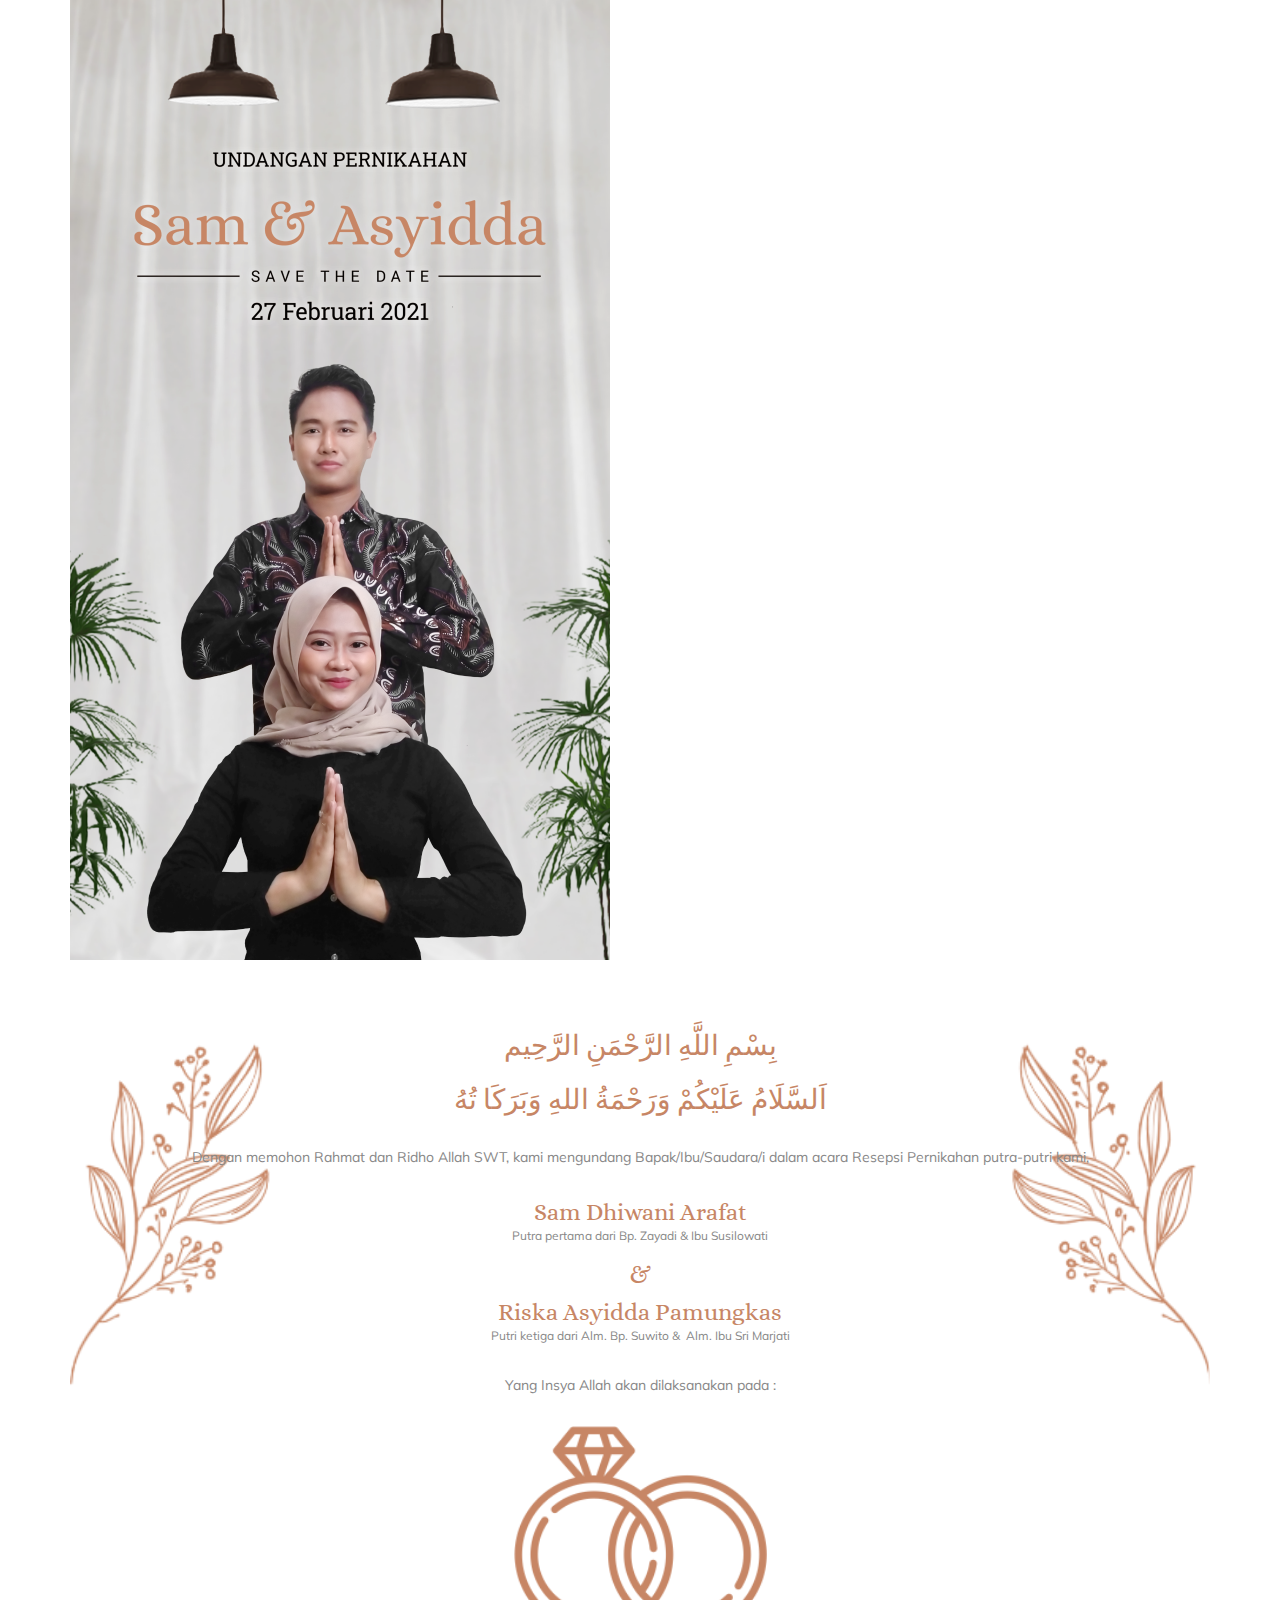
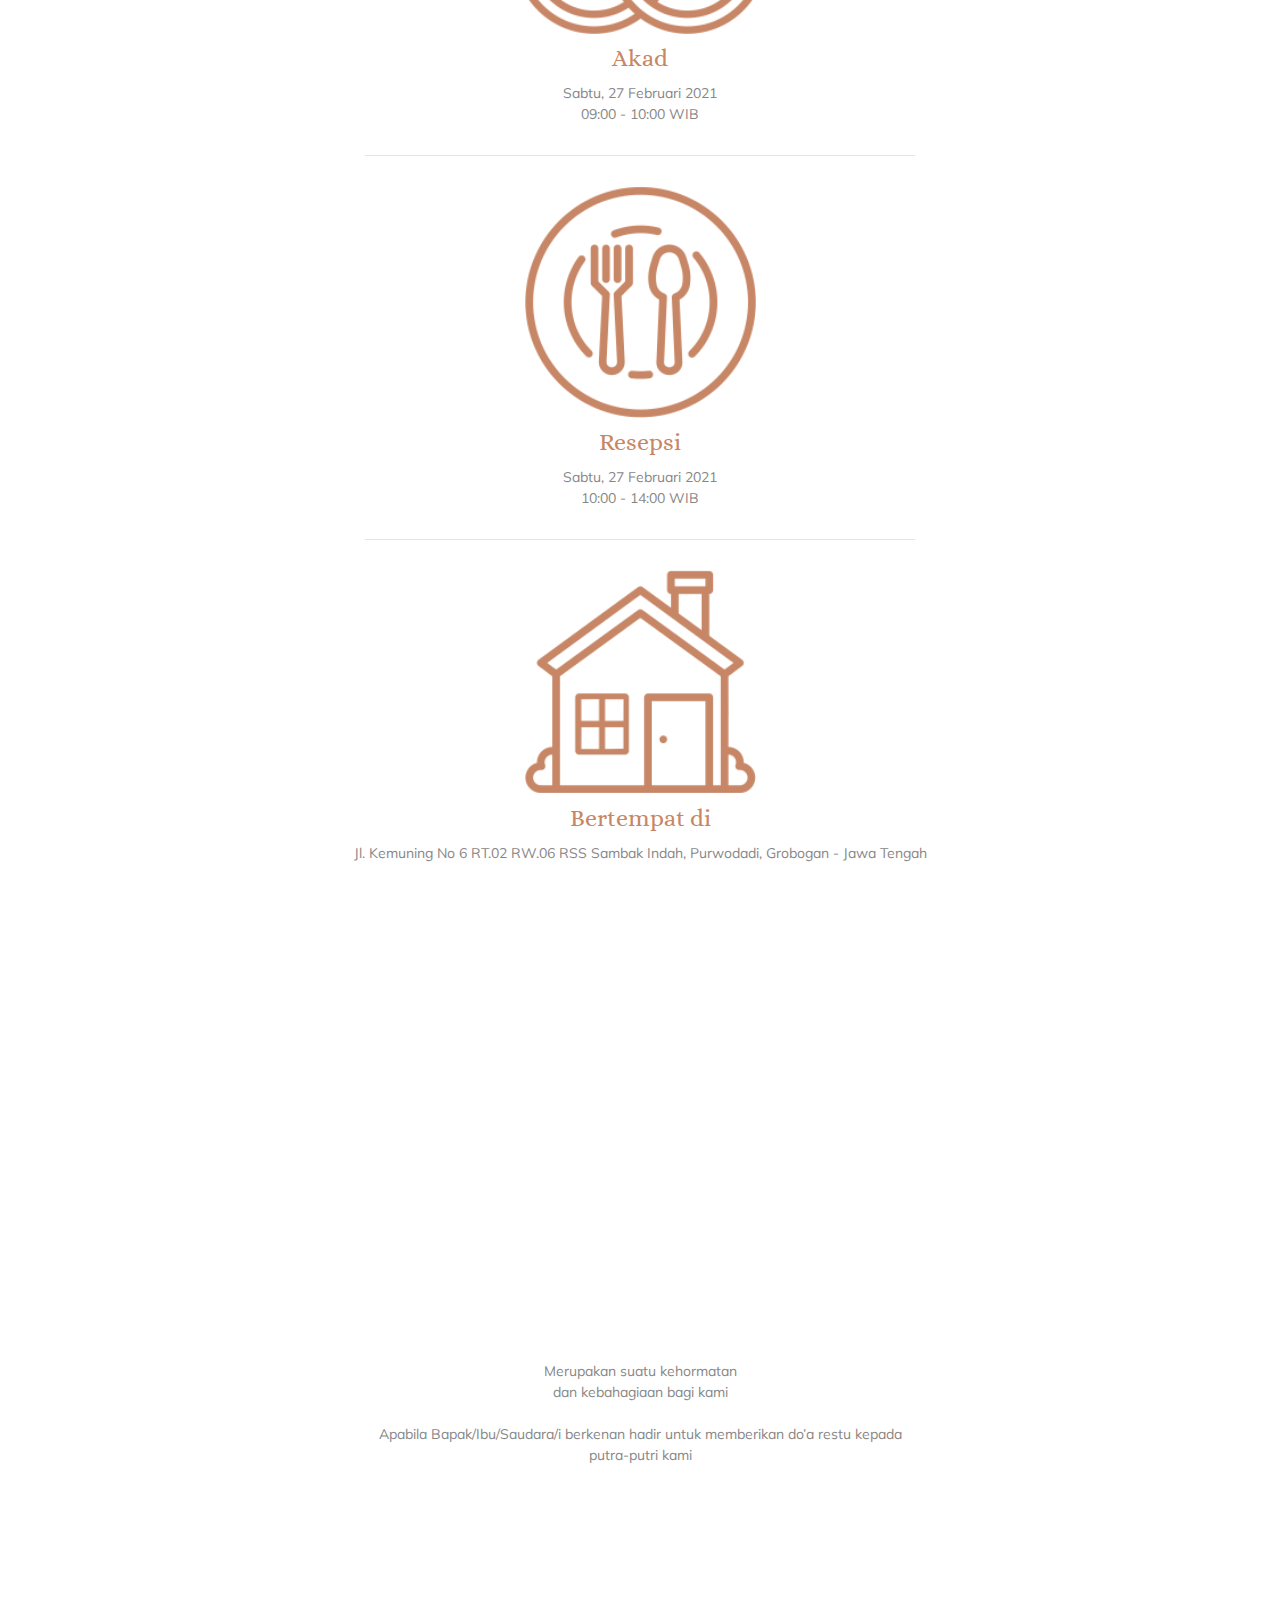
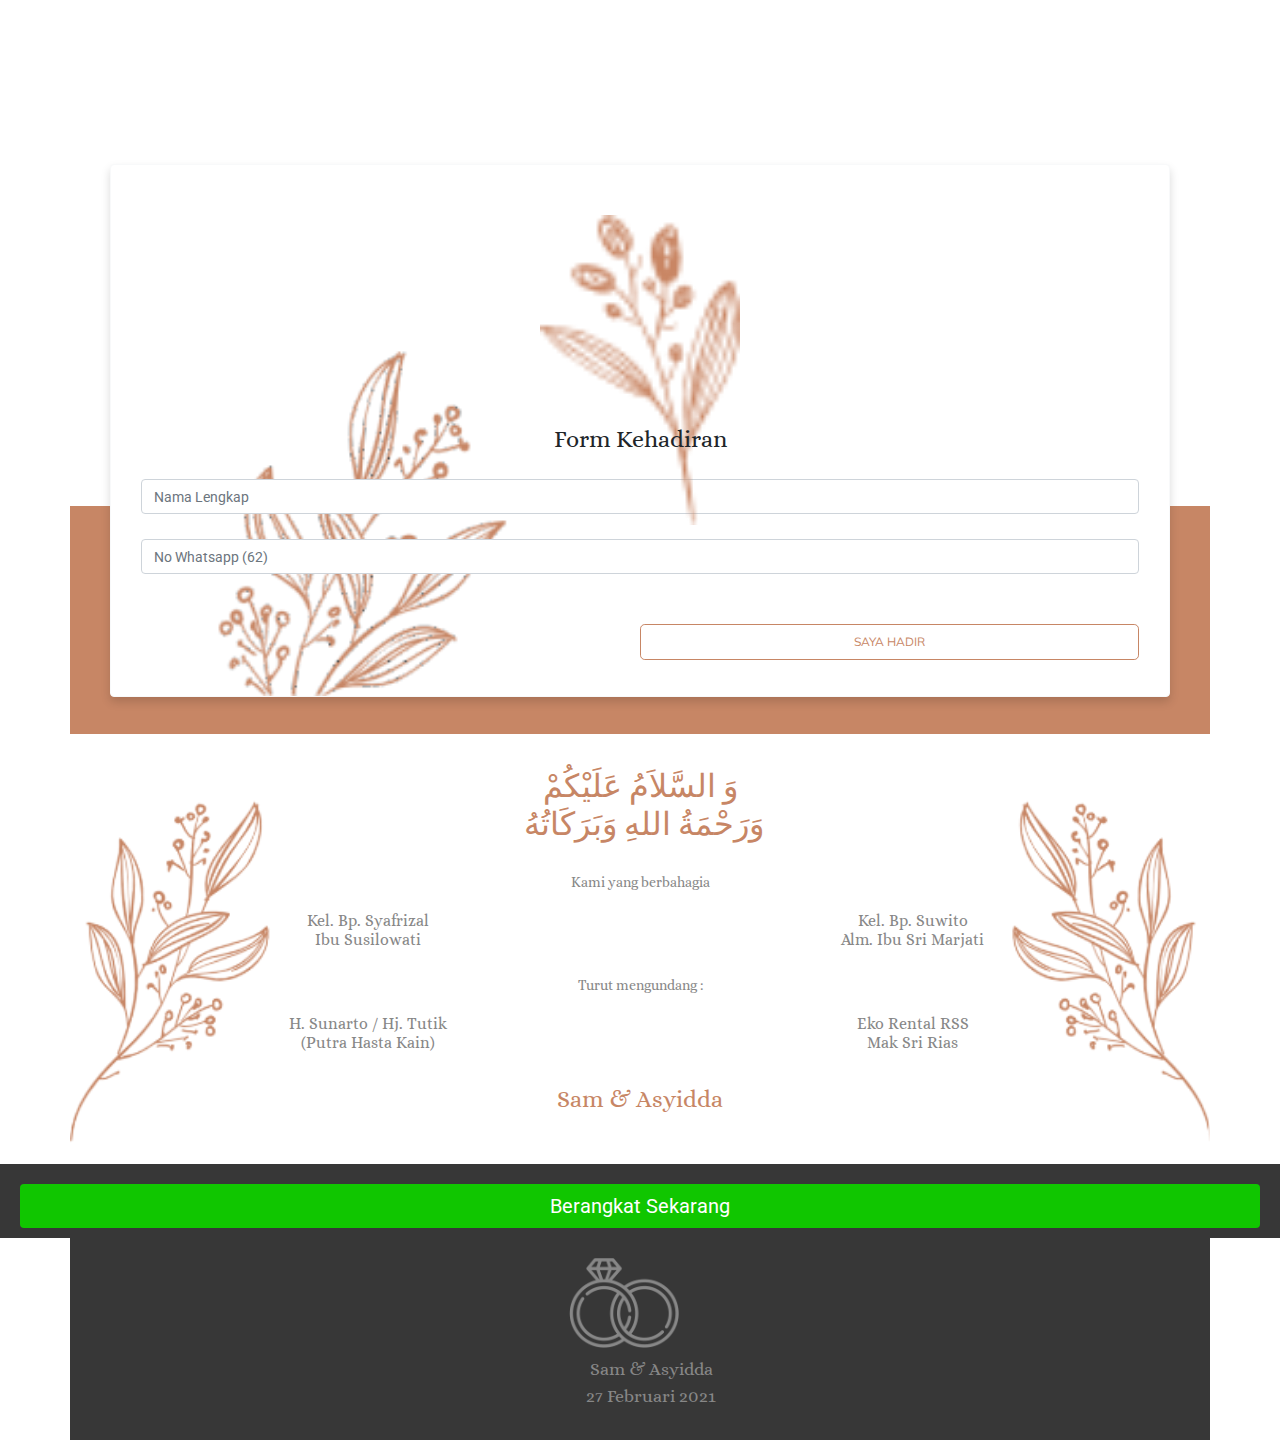
<file: index.html>
<!DOCTYPE html>
<html>

<head>
    <meta charset="utf-8">
    <meta name="viewport" content="width=device-width, initial-scale=1.0, shrink-to-fit=no">
    <title>wedding</title>
    <link rel="stylesheet" href="https://cdnjs.cloudflare.com/ajax/libs/twitter-bootstrap/4.4.1/css/bootstrap.min.css">
    <link rel="stylesheet" href="https://fonts.googleapis.com/css?family=Alice&amp;subset=cyrillic,cyrillic-ext">
    <link rel="stylesheet" href="https://fonts.googleapis.com/css?family=Muli">
    <link rel="stylesheet" href="https://fonts.googleapis.com/css?family=Roboto">
    <link rel="stylesheet" href="https://fonts.googleapis.com/css?family=Roboto+Slab">
    <link rel="stylesheet" href="assets/css/styles.min.css">
<script>

            const scriptURL = 'https://script.google.com/macros/s/AKfycbw3143Ida_6A0cz6Mb9y_1QudZst7Lc5kbgrabryyyjQH_G_Jc02bb9/exec'

            const form = document.forms['google-sheet']

          

            form.addEventListener('submit', e => {

              e.preventDefault()

              fetch(scriptURL, { method: 'POST', body: new FormData(form)})

                .then(response => alert("Thanks for Contacting us..! We Will Contact You Soon..."))

                .catch(error => console.error('Error!', error.message))

            })

          </script>



        <script src="https://maxcdn.bootstrapcdn.com/bootstrap/4.1.1/js/bootstrap.min.js"></script>

        <script src="https://cdnjs.cloudflare.com/ajax/libs/jquery/3.2.1/jquery.min.js"></script>
</head>

<body>
    <div class="container" style="padding: 0;"><img class="img-fluid" src="assets/img/cover%20(1).png"></div>
    <div class="container text-center" style="padding: 20px;background-image: url(&quot;assets/img/daun%20atas.png&quot;);background-repeat: no-repeat;background-size: contain;background-position: top;margin-top: 0;padding-bottom: 0;">
        <h2 class="text-center" style="color: #C78665;font-family: Alice, serif;font-weight: normal;font-style: normal;margin-top: 50px;font-size: 28px;">بِسْمِ اللَّهِ الرَّحْمَنِ الرَّحِيم</h2>
        <h2 class="text-center" style="color: #C78665;font-family: Alice, serif;font-weight: normal;font-style: normal;margin-top: 20px;font-size: 28px;">اَلسَّلَامُ عَلَيْكُمْ وَرَحْمَةُ اللهِ وَبَرَكَا تُهُ</h2>
        <p class="text-center" style="color: rgb(135,135,135);font-family: Muli, sans-serif;font-size: 14px;margin-top: 30px;margin-bottom: 30px;">Dengan memohon Rahmat dan Ridho Allah SWT, kami mengundang Bapak/Ibu/Saudara/i dalam acara Resepsi Pernikahan putra-putri kami,<br></p>
        <h4 class="text-center" style="color: #C78665;font-family: Alice, serif;font-weight: normal;font-style: normal;margin-bottom: 0;">Sam Dhiwani Arafat</h4>
        <p class="text-center" style="color: rgb(135,135,135);font-family: Muli, sans-serif;font-size: 12px;">Putra pertama dari Bp. Zayadi &amp; Ibu Susilowati<br></p>
        <h4 class="text-center" style="color: #C78665;font-family: Alice, serif;font-weight: normal;font-style: normal;">&amp;</h4>
        <h4 class="text-center" style="color: #C78665;font-family: Alice, serif;font-weight: normal;font-style: normal;margin-bottom: 0;">Riska Asyidda Pamungkas</h4>
        <p class="text-center" style="color: rgb(135,135,135);font-family: Muli, sans-serif;font-size: 12px;">Putri ketiga dari Alm. Bp. Suwito &amp;&nbsp; Alm. Ibu Sri Marjati<br></p>
        <p class="text-center" style="color: rgb(135,135,135);font-family: Muli, sans-serif;font-size: 14px;margin-top: 30px;margin-bottom: 0;">Yang Insya Allah akan dilaksanakan pada :</p><img class="img-fluid" src="assets/img/akad.png" style="width: 23%;margin-top: 30px;">
        <h4 class="text-center" style="color: #C78665;font-family: Alice, serif;font-weight: normal;font-style: normal;margin-top: 10px;">Akad</h4>
        <p class="text-center" style="color: rgb(135,135,135);font-family: Muli, sans-serif;font-size: 14px;margin-top: 10px;">Sabtu, 27 Februari 2021<br>09:00 - 10:00 WIB<br></p>
        <hr style="width: 50%;margin-top: 30px;margin-bottom: 30px;"><img class="img-fluid" src="assets/img/resepsi.png" style="width: 21%;">
        <h4 class="text-center" style="color: #C78665;font-family: Alice, serif;font-weight: normal;font-style: normal;margin-top: 10px;">Resepsi</h4>
        <p class="text-center" style="color: rgb(135,135,135);font-family: Muli, sans-serif;font-size: 14px;margin-top: 10px;">Sabtu, 27 Februari 2021<br>10:00 - 14:00 WIB<br></p>
        <hr style="width: 50%;margin-top: 30px;margin-bottom: 30px;"><img class="img-fluid" src="assets/img/alamat.png" style="width: 21%;">
        <h4 class="text-center" style="color: #C78665;font-family: Alice, serif;font-weight: normal;font-style: normal;margin-bottom: 0px;margin-top: 10px;">Bertempat di</h4>
        <p class="text-center" style="color: rgb(135,135,135);font-family: Muli, sans-serif;font-size: 14px;margin-top: 10px;margin-bottom: 30px;">Jl. Kemuning No 6 RT.02 RW.06 RSS Sambak Indah, Purwodadi, Grobogan - Jawa Tengah</p>
        <div style="padding: 15px;"><iframe src="https://www.google.com/maps/embed?pb=!1m18!1m12!1m3!1d989.8074103146241!2d110.90721572916881!3d-7.099361468856413!2m3!1f0!2f0!3f0!3m2!1i1024!2i768!4f13.1!3m3!1m2!1s0x2e70b160d04feb7b%3A0xc6db73bc440c6294!2sEko%20Rent%20Car!5e0!3m2!1sid!2sid!4v1609712849661!5m2!1sid!2sid" width="100%" height="400px" frameborder="0" style="border:0;" allowfullscreen="" aria-hidden="false" tabindex="0"></iframe></div>
        <p class="text-center" style="color: rgb(135,135,135);font-family: Muli, sans-serif;font-size: 14px;margin-top: 30px;margin-bottom: 0;">Merupakan suatu kehormatan<br>dan kebahagiaan bagi kami<br><br>Apabila Bapak/Ibu/Saudara/i berkenan hadir untuk memberikan do’a restu kepada<br>putra-putri kami<br></p>
    </div>
    <div class="container" style="padding: 0;padding-bottom: 20px;padding-top: 50%;">
        <div style="padding-top: 20%;background-color: #c78665;margin-bottom: -50%;"></div><iframe name="hidden_iframe" id="hidden_iframe" style="display:none;"      
    onload="if(submitted) {window.location='http://zerobudget.club/';}"></iframe> 





        <form class="text-center border rounded border-light" style="border-radius: 5px;-webkit-box-shadow: 0px 5px 10px 0px rgba(0,0,0,0.15);padding-top: 50px;padding-right: 30px;padding-left: 30px;padding-bottom: 20px;margin-right: 40px;margin-left: 40px;background-color: #ffffff;background-image: url(&quot;assets/img/form%20bawah.png&quot;);background-repeat: no-repeat;background-size: contain;background-position: bottom;"
            action="https://docs.google.com/forms/u/0/d/e/1FAIpQLSdvd3PeqZisIIRSW33W9Y6QsVOYwZR9dMem05mbES9v8racQw/formResponse" method="post" onsubmit="alert(&quot;Terimakasih 😊 Ditunggu Kehadirannya 🙏&quot;); window.location.reload();" target="hidden_iframe"><img src="assets/img/daun.png" style="width: 20%;margin-bottom: -10%;">
            <div class="form-group">
                <h4 class="text-center" style="font-family: Alice, serif;">Form Kehadiran</h4>
            </div>
            <div class="form-group" style="margin-top: 25px;"><input class="form-control" type="text" style="width: 100%;background-color: rgb(255,255,255);font-size: 14px;" placeholder="Nama Lengkap" name="entry.119982823" required="" minlength="3"></div>
            <div class="form-group" style="margin-top: 25px;"><input class="form-control" type="tel" style="background-color: rgb(255,255,255);font-size: 14px;" placeholder="No Whatsapp (62)" name="entry.1056218871" inputmode="tel" required="" minlength="8"></div>
            <div class="form-group text-right" style="margin-top: 50px;"><button class="btn btn-dark btn-lg text-center" style="border-color: #C78665;width: 50%;background-color: rgb(255,255,255);color: #C78665;font-family: Muli, sans-serif;font-size: 12px;" type="submit">SAYA HADIR</button></div>
        </form>
    </div>
    <div class="container" style="padding: 20px;background-image: url(&quot;assets/img/daun%20atas.png&quot;);background-repeat: no-repeat;background-size: contain;background-position: top;">
        <h2 class="text-center" style="color: #C78665;font-family: Alice, serif;font-weight: normal;font-style: normal;margin-top: 30px;">وَ السَّلاَمُ عَلَيْكُمْ<br>&nbsp;وَرَحْمَةُ اللهِ وَبَرَكَاتُهُ</h2>
        <h6 class="text-center" style="color: rgb(135,135,135);font-family: Alice, serif;font-weight: normal;font-style: normal;font-size: 14px;margin-top: 30px;">Kami yang berbahagia</h6>
        <div class="row row-cols-2" style="padding: 0px 20px;margin-top: 20px;">
            <div class="col" style="padding: 0px 5px;">
                <h6 class="text-center" style="color: rgb(135,135,135);font-family: Alice, serif;font-weight: normal;font-style: normal;">Kel. Bp. Syafrizal<br>Ibu Susilowati</h6>
            </div>
            <div class="col" style="padding: 0px 5px;">
                <h6 class="text-center" style="color: rgb(135,135,135);font-family: Alice, serif;font-weight: normal;font-style: normal;">Kel. Bp. Suwito<br>Alm. Ibu Sri Marjati</h6>
            </div>
        </div>
        <h6 class="text-center" style="color: rgb(135,135,135);font-family: Alice, serif;font-weight: normal;font-style: normal;font-size: 14px;margin-top: 20px;margin-right: 0;">Turut mengundang :</h6>
        <div class="row row-cols-2" style="padding: 0px 20px;margin-top: 20px;">
            <div class="col" style="padding: 0px 5px;">
                <h6 class="text-center" style="color: rgb(135,135,135);font-family: Alice, serif;font-weight: normal;font-style: normal;">H. Sunarto / Hj. Tutik<br>(Putra Hasta Kain)</h6>
            </div>
            <div class="col" style="padding: 0px 5px;">
                <h6 class="text-center" style="color: rgb(135,135,135);font-family: Alice, serif;font-weight: normal;font-style: normal;">Eko Rental RSS<br>Mak Sri Rias</h6>
            </div>
        </div>
        <h4 class="text-center" style="color: #C78665;font-family: Alice, serif;font-weight: normal;font-style: normal;margin-bottom: 30px;margin-top: 25px;">Sam &amp; Asyidda</h4>
    </div>
    <div class="text-center" style="padding: 20px;padding-bottom: 10px;padding-top: 10px;background-color: #373737;"><a class="btn btn-block" role="button" style="background-color: rgb(16,198,0);font-family: Roboto, sans-serif;font-weight: normal;color: rgb(255,255,255);font-size: 20px;margin-top: 10px;" href="https://www.google.com/maps/place/Eko+Rent+Car/@-7.0993575,110.9055742,17z/data=!3m1!4b1!4m5!3m4!1s0x2e70b160d04feb7b:0xc6db73bc440c6294!8m2!3d-7.0993628!4d110.9077629?hl=id">Berangkat Sekarang</a></div>
    <div
        class="container text-center" style="padding: 20px;background-color: #373737;padding-top: 20px;padding-bottom: 30px;"><img class="img-fluid" src="assets/img/cincin.png" style="width: 10%;margin-right: 3%;">
        <p class="text-center" style="color: rgb(135,135,135);font-family: Alice, serif;font-size: 18px;margin-bottom: 0;margin-top: 8px;margin-right: -2%;">Sam &amp; Asyidda<br>27 Februari 2021</p>
        </div>
        <script src="https://cdnjs.cloudflare.com/ajax/libs/jquery/3.4.1/jquery.min.js"></script>
        <script src="https://cdnjs.cloudflare.com/ajax/libs/twitter-bootstrap/4.4.1/js/bootstrap.bundle.min.js"></script>
</body>

</html>
</file>
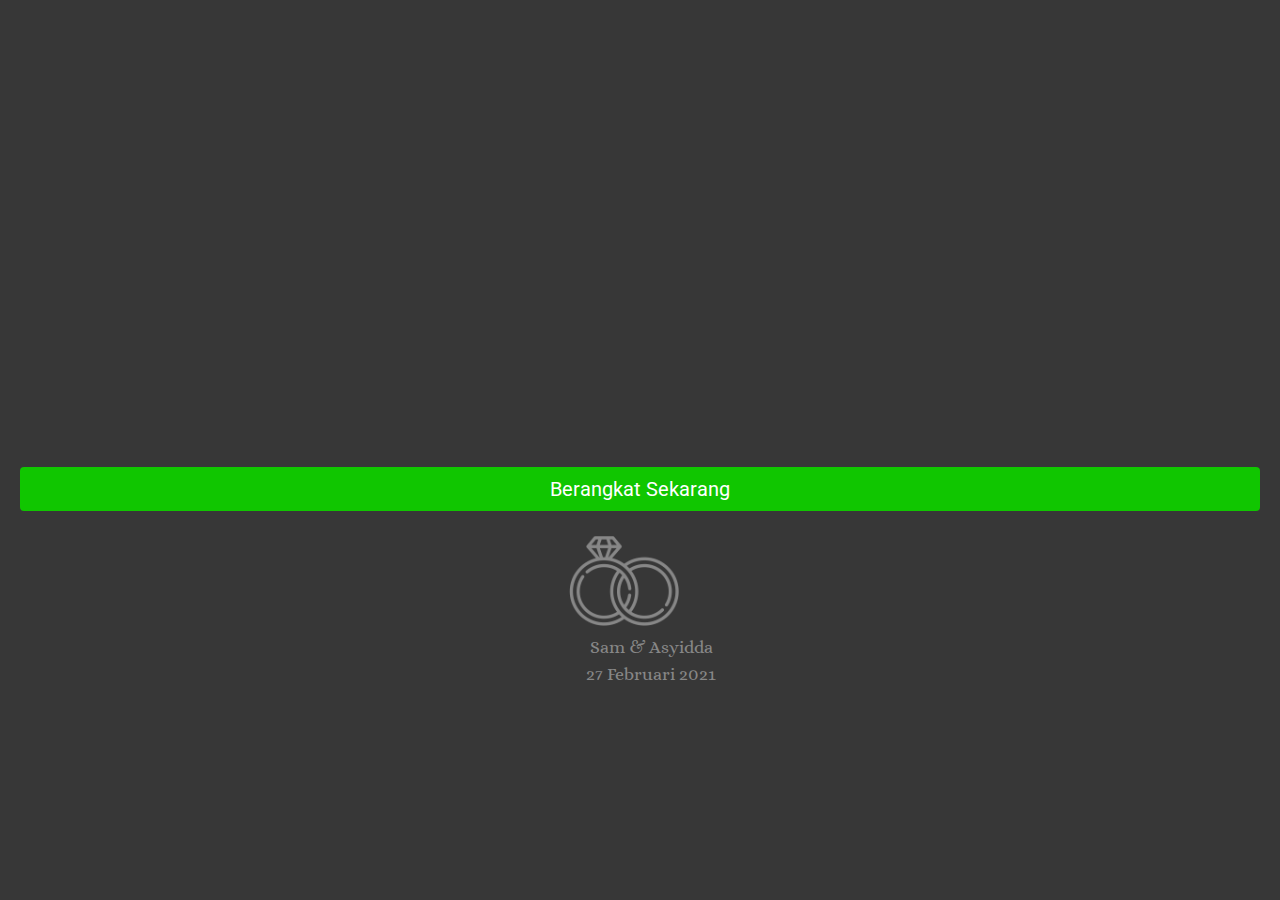
<file: maps/index.html>
<!DOCTYPE html>
<html>

<head>
    <meta charset="utf-8">
    <meta name="viewport" content="width=device-width, initial-scale=1.0, shrink-to-fit=no">
    <title>wedding</title>
    <link rel="stylesheet" href="https://cdnjs.cloudflare.com/ajax/libs/twitter-bootstrap/4.4.1/css/bootstrap.min.css">
    <link rel="stylesheet" href="https://fonts.googleapis.com/css?family=Alice&amp;subset=cyrillic,cyrillic-ext">
    <link rel="stylesheet" href="https://fonts.googleapis.com/css?family=Muli">
    <link rel="stylesheet" href="https://fonts.googleapis.com/css?family=Roboto">
    <link rel="stylesheet" href="https://fonts.googleapis.com/css?family=Roboto+Slab">
    <link rel="stylesheet" href="../assets/css/styles.min.css">
<script>

            const scriptURL = 'https://script.google.com/macros/s/AKfycbw3143Ida_6A0cz6Mb9y_1QudZst7Lc5kbgrabryyyjQH_G_Jc02bb9/exec'

            const form = document.forms['google-sheet']

          

            form.addEventListener('submit', e => {

              e.preventDefault()

              fetch(scriptURL, { method: 'POST', body: new FormData(form)})

                .then(response => alert("Thanks for Contacting us..! We Will Contact You Soon..."))

                .catch(error => console.error('Error!', error.message))

            })

          </script>



        <script src="https://maxcdn.bootstrapcdn.com/bootstrap/4.1.1/js/bootstrap.min.js"></script>

        <script src="https://cdnjs.cloudflare.com/ajax/libs/jquery/3.2.1/jquery.min.js"></script>
</head>

<body class="background-color: #373737;" style="height: 100%;background-color: rgb(55,55,55);">
    <div><iframe src="https://www.google.com/maps/embed?pb=!1m18!1m12!1m3!1d989.8074103146241!2d110.90721572916881!3d-7.099361468856413!2m3!1f0!2f0!3f0!3m2!1i1024!2i768!4f13.1!3m3!1m2!1s0x2e70b160d04feb7b%3A0xc6db73bc440c6294!2sEko%20Rent%20Car!5e0!3m2!1sid!2sid!4v1609712849661!5m2!1sid!2sid" width="100%" height="450px" frameborder="0" style="border:0;" allowfullscreen="" aria-hidden="false" tabindex="0"></iframe>
        <div class="text-center" style="padding: 20px;padding-bottom: 10px;padding-top: 10px;"><a class="btn btn-block" role="button" style="background-color: rgb(16,198,0);font-family: Roboto, sans-serif;font-weight: normal;color: rgb(255,255,255);font-size: 20px;" href="https://www.google.com/maps/dir//Eko+Rent+Car,+Jl.+Kemuning+No.6,+RT.02%2FRW.06,+Simpang+Selatan,+RSS+Sambak+Indah,+Kec.+Purwodadi,+Kabupaten+Grobogan,+Jawa+Tengah+58113/@-7.0993493,110.9055537,17z/data=!4m8!4m7!1m0!1m5!1m1!1s0x2e70b160d04feb7b:0xc6db73bc440c6294!2m2!1d110.9077629!2d-7.0993628?hl=id">Berangkat Sekarang</a></div>
    </div>
    <div class="container text-center" style="padding: 20px;background-color: #373737;padding-top: 15px;padding-bottom: 15px;"><img class="img-fluid" src="../assets/img/cincin.png" style="width: 10%;margin-right: 3%;">
        <p class="text-center" style="color: rgb(135,135,135);font-family: Alice, serif;font-size: 18px;margin-bottom: 0;margin-top: 8px;margin-right: -2%;">Sam &amp; Asyidda<br>27 Februari 2021</p>
    </div>
    <script src="https://cdnjs.cloudflare.com/ajax/libs/jquery/3.4.1/jquery.min.js"></script>
    <script src="https://cdnjs.cloudflare.com/ajax/libs/twitter-bootstrap/4.4.1/js/bootstrap.bundle.min.js"></script>
</body>

</html>
</file>
<file: assets/css/styles.min.css>
section{background-image:url(http://media.istockphoto.com/photos/mature-man-walking-dog-in-frosty-landscape-picture-id473423242?s=2048x2048);background-repeat:no-repeat;position:relative;width:100%;height:100vh;margin-left:auto;margin-right:auto;background-position:center center;display:table}.jumbotron{background-color:transparent;display:table-cell;vertical-align:middle;text-align:center}.contact-clean{background:#f1f7fc;padding:80px 0}@media (max-width:767px){.contact-clean{padding:20px 0}}.contact-clean form{max-width:480px;width:90%;margin:0 auto;background-color:#fff;padding:40px;border-radius:4px;color:#505e6c;box-shadow:1px 1px 5px rgba(0,0,0,.1)}@media (max-width:767px){.contact-clean form{padding:30px}}.contact-clean h2{margin-top:5px;font-weight:700;font-size:28px;margin-bottom:36px;color:inherit}.contact-clean .form-group:last-child{margin-bottom:5px}.contact-clean form .form-control{background:#fff;border:1px solid #d4d4d4;border-radius:2px;box-shadow:1px 1px 1px rgba(0,0,0,.05);outline:0;color:inherit;padding-left:12px;height:42px}.contact-clean form .form-control:focus{border:1px solid #b2b2b2}.contact-clean form textarea.form-control{min-height:100px;max-height:260px;padding-top:10px;resize:vertical}.contact-clean form .form-control-feedback{height:42px;line-height:42px}.contact-clean form .help-block{margin-top:8px;font-size:13px}.contact-clean form .btn{padding:16px 32px;border:none;background:0 0;box-shadow:none;text-shadow:none;opacity:.9;text-transform:uppercase;font-weight:700;font-size:13px;letter-spacing:.4px;line-height:1;outline:0!important}.contact-clean form .btn:hover{opacity:1}.contact-clean form .btn:active{transform:translateY(1px)}.contact-clean form .btn-primary{background-color:#055ada!important;margin-top:15px;color:#fff}#formdiv{padding-bottom:5%;margin-left:14%;margin-right:14%;border-radius:10.2px;box-shadow:0 0 16px rgba(81,203,238,1)}.video-container{position:relative;padding-bottom:56%;padding-top:30px;height:0;overflow:hidden}.video-container embed,.video-container iframe,.video-container object{position:absolute;top:0;left:0;width:100%;height:100%}
</file>
